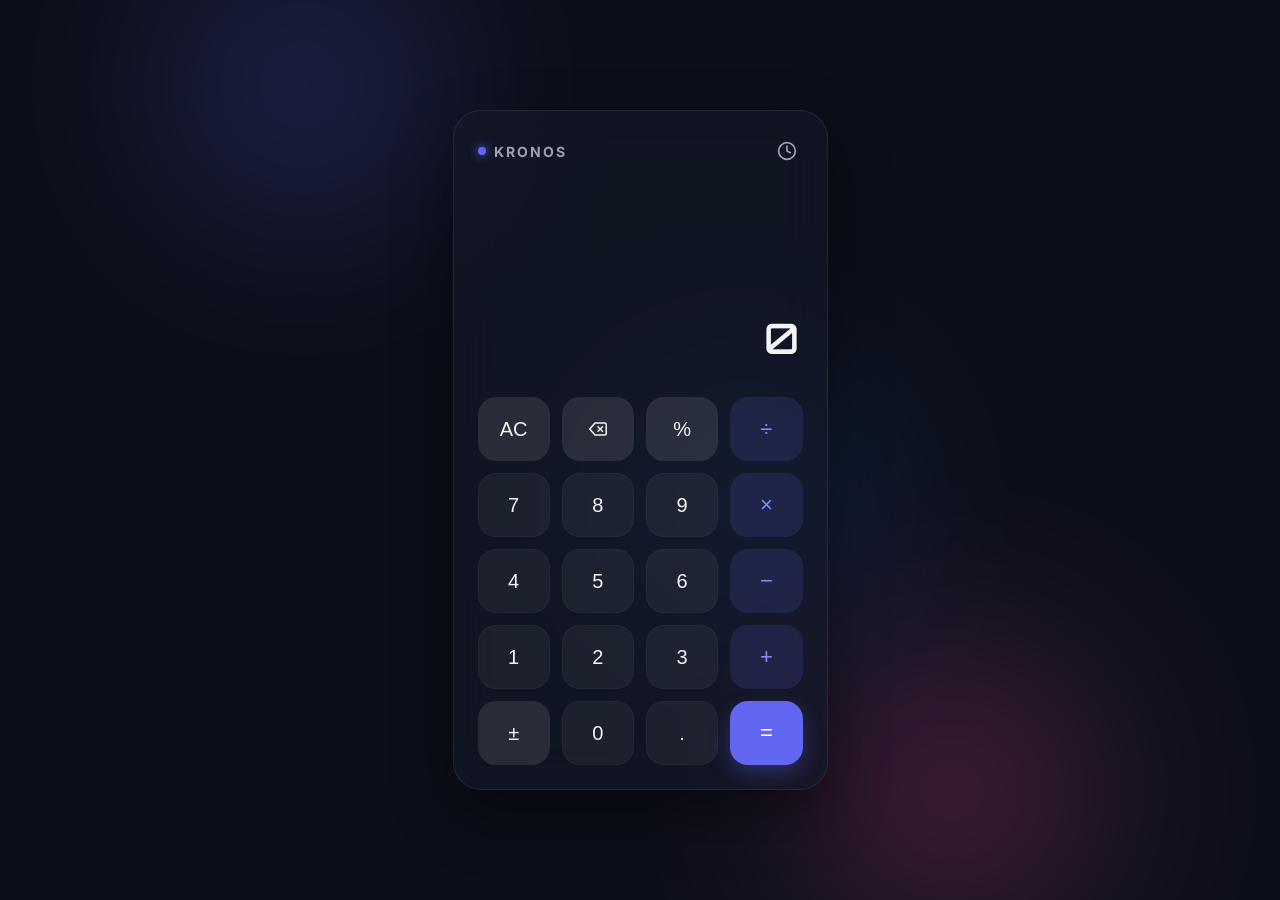
<file: CodeAlpha_basicCalculator/index.html>
<!DOCTYPE html>
<html lang="en">

<head>
  <meta charset="UTF-8">
  <meta name="viewport" content="width=device-width, initial-scale=1.0">
  <meta name="description"
    content="A premium, state-of-the-art web calculator with glassmorphic dark design, micro-animations, and full keyboard accessibility.">
  <title>Web Calculator</title>
  <!-- Google Fonts: Inter for UI, Orbitron for display -->
  <link rel="preconnect" href="https://fonts.googleapis.com">
  <link rel="preconnect" href="https://fonts.gstatic.com" crossorigin>
  <link
    href="https://fonts.googleapis.com/css2?family=Inter:wght@300;400;500;600;700&family=Orbitron:wght@500;700&display=swap"
    rel="stylesheet">
  <!-- Stylesheet -->
  <link rel="stylesheet" href="style.css">
</head>

<body>
  <div class="background-decorations">
    <div class="circle circle-1"></div>
    <div class="circle circle-2"></div>
    <div class="circle circle-3"></div>
  </div>

  <main class="calculator-container" id="calculator-app">
    <header class="calculator-header">
      <div class="brand">
        <span class="brand-dot"></span>
        <h1>KRONOS</h1>
      </div>
      <button class="history-toggle-btn" id="history-toggle-btn" aria-label="Toggle calculation history">
        <svg xmlns="http://www.w3.org/2000/svg" width="20" height="20" viewBox="0 0 24 24" fill="none"
          stroke="currentColor" stroke-width="2" stroke-linecap="round" stroke-linejoin="round">
          <circle cx="12" cy="12" r="10" />
          <polyline points="12 6 12 12 16 14" />
        </svg>
      </button>
    </header>

    <!-- Calculator Screen -->
    <section class="calculator-screen">
      <div class="expression-display" id="expression-display" aria-live="polite"></div>
      <div class="main-display" id="main-display" role="textbox" aria-readonly="true" aria-label="Current value">0</div>
    </section>

    <!-- Calculator Keyboard -->
    <section class="calculator-keypad">
      <!-- Row 1: Actions -->
      <button id="btn-clear" class="btn btn-action" data-action="clear" aria-label="Clear all">AC</button>
      <button id="btn-backspace" class="btn btn-action" data-action="backspace" aria-label="Delete last character">
        <svg xmlns="http://www.w3.org/2000/svg" width="18" height="18" viewBox="0 0 24 24" fill="none"
          stroke="currentColor" stroke-width="2" stroke-linecap="round" stroke-linejoin="round">
          <path d="M21 4H8l-7 8 7 8h13a2 2 0 0 0 2-2V6a2 2 0 0 0 -2-2z" />
          <line x1="18" y1="9" x2="12" y2="15" />
          <line x1="12" y1="9" x2="18" y2="15" />
        </svg>
      </button>
      <button id="btn-percent" class="btn btn-action" data-action="percent" aria-label="Percentage">%</button>
      <button id="btn-divide" class="btn btn-operator" data-action="operator" data-value="/"
        aria-label="Divide">÷</button>

      <!-- Row 2: Numbers & Multiplier -->
      <button id="btn-7" class="btn btn-number" data-value="7">7</button>
      <button id="btn-8" class="btn btn-number" data-value="8">8</button>
      <button id="btn-9" class="btn btn-number" data-value="9">9</button>
      <button id="btn-multiply" class="btn btn-operator" data-action="operator" data-value="*"
        aria-label="Multiply">×</button>

      <!-- Row 3: Numbers & Subtraction -->
      <button id="btn-4" class="btn btn-number" data-value="4">4</button>
      <button id="btn-5" class="btn btn-number" data-value="5">5</button>
      <button id="btn-6" class="btn btn-number" data-value="6">6</button>
      <button id="btn-subtract" class="btn btn-operator" data-action="operator" data-value="-"
        aria-label="Subtract">−</button>

      <!-- Row 4: Numbers & Addition -->
      <button id="btn-1" class="btn btn-number" data-value="1">1</button>
      <button id="btn-2" class="btn btn-number" data-value="2">2</button>
      <button id="btn-3" class="btn btn-number" data-value="3">3</button>
      <button id="btn-add" class="btn btn-operator" data-action="operator" data-value="+" aria-label="Add">+</button>

      <!-- Row 5: Decimals, Negatives & Equal -->
      <button id="btn-toggle-sign" class="btn btn-action" data-action="toggle-sign"
        aria-label="Toggle positive or negative">±</button>
      <button id="btn-0" class="btn btn-number" data-value="0">0</button>
      <button id="btn-decimal" class="btn btn-number" data-value=".">.</button>
      <button id="btn-equals" class="btn btn-equals" data-action="equals" aria-label="Equals">=</button>
    </section>

    <!-- Sliding History Panel -->
    <aside class="history-panel" id="history-panel" aria-label="Calculation history">
      <div class="history-panel-header">
        <h2>History</h2>
        <button id="btn-clear-history" class="btn-clear-history" aria-label="Clear history">Clear</button>
      </div>
      <div class="history-list" id="history-list">
        <p class="no-history-msg">No history yet</p>
      </div>
    </aside>
  </main>

  <script src="script.js"></script>
</body>

</html>
</file>
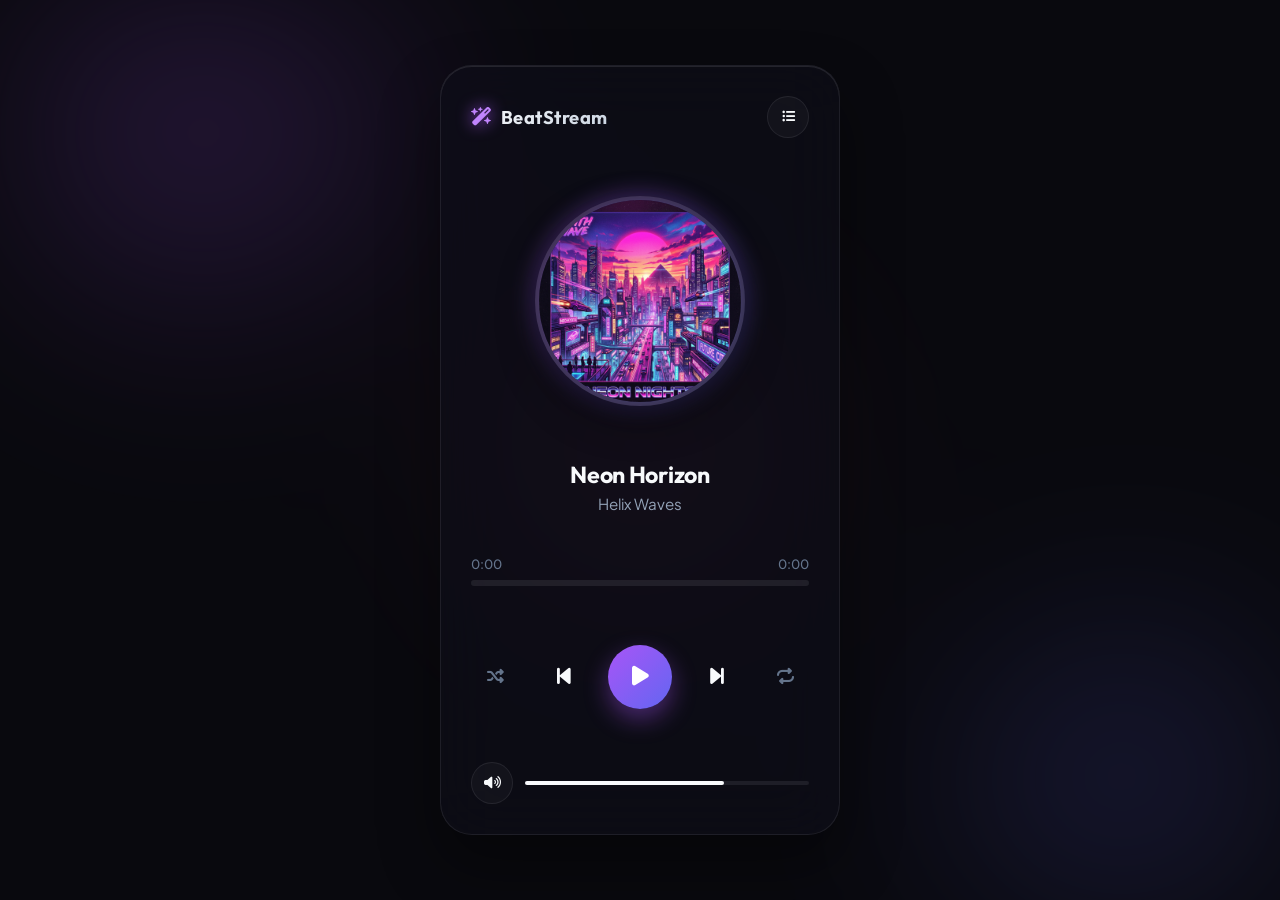
<file: CodeAlpha_MusicPlayerUsingJS/index.html>
<!DOCTYPE html>
<html lang="en">

<head>
    <meta charset="UTF-8">
    <meta name="viewport" content="width=device-width, initial-scale=1.0">
    <title>BeatStream - Music Player</title>
    <!-- Google Fonts -->
    <link rel="preconnect" href="https://fonts.googleapis.com">
    <link rel="preconnect" href="https://fonts.gstatic.com" crossorigin>
    <link
        href="https://fonts.googleapis.com/css2?family=Outfit:wght@300;400;500;600;700;800&family=Plus+Jakarta+Sans:wght@300;400;500;600;700&display=swap"
        rel="stylesheet">
    <!-- FontAwesome for Premium Icons -->
    <link rel="stylesheet" href="https://cdnjs.cloudflare.com/ajax/libs/font-awesome/6.4.0/css/all.min.css">
    <!-- Stylesheet -->
    <link rel="stylesheet" href="style.css">
</head>

<body>
    <!-- Dynamic Mesh Background Grid -->
    <div class="mesh-bg">
        <div class="circle circle-1"></div>
        <div class="circle circle-2"></div>
        <div class="circle circle-3"></div>
    </div>

    <!-- Main Application Container -->
    <div class="app-container">
        <!-- Glassmorphic Player Card -->
        <main class="player-card">
            <!-- Header bar -->
            <header class="player-header">
                <span class="logo"><i class="fa-solid fa-wand-magic-sparkles"></i> BeatStream</span>
                <button id="playlist-toggle" class="icon-btn" aria-label="Toggle Playlist">
                    <i class="fa-solid fa-list-ul"></i>
                </button>
            </header>

            <!-- Album Art & Audio Visualizer Screen -->
            <section class="display-section">
                <div class="art-container">
                    <img id="album-art" src="assets/cover1.png" alt="Album Cover" class="album-art">
                    <!-- Real-time Web Audio Visualizer Overlay -->
                    <canvas id="visualizer" width="300" height="300"></canvas>
                </div>
            </section>

            <!-- Song metadata -->
            <section class="metadata-section">
                <h1 id="song-title" class="song-title">Select a Track</h1>
                <p id="song-artist" class="song-artist">To begin listening</p>
            </section>

            <!-- Custom Progress Bar / Seek Slider -->
            <section class="progress-section">
                <div class="time-info">
                    <span id="current-time">0:00</span>
                    <span id="duration-time">0:00</span>
                </div>
                <div class="progress-slider-container">
                    <input type="range" id="progress-bar" min="0" max="100" value="0" step="0.1"
                        aria-label="Seek track">
                    <div class="progress-fill" id="progress-fill"></div>
                </div>
            </section>

            <!-- Controller Section -->
            <section class="controls-section">
                <!-- Shuffle, Prev, Play/Pause, Next, Repeat -->
                <button id="shuffle-btn" class="control-btn secondary-btn" title="Shuffle"><i
                        class="fa-solid fa-shuffle"></i></button>
                <button id="prev-btn" class="control-btn" title="Previous"><i
                        class="fa-solid fa-backward-step"></i></button>
                <button id="play-btn" class="control-btn main-play-btn" title="Play"><i
                        class="fa-solid fa-play"></i></button>
                <button id="next-btn" class="control-btn" title="Next"><i class="fa-solid fa-forward-step"></i></button>
                <button id="repeat-btn" class="control-btn secondary-btn" title="Repeat"><i
                        class="fa-solid fa-repeat"></i></button>
            </section>

            <!-- Volume Controller -->
            <section class="volume-section">
                <button id="mute-btn" class="icon-btn" aria-label="Mute"><i
                        class="fa-solid fa-volume-high"></i></button>
                <div class="volume-slider-container">
                    <input type="range" id="volume-slider" min="0" max="1" step="0.01" value="0.7" aria-label="Volume">
                    <div class="volume-fill" id="volume-fill"></div>
                </div>
            </section>
        </main>

        <!-- Playlist & Upload Drawer Panel -->
        <aside class="playlist-sidebar" id="playlist-sidebar">
            <div class="sidebar-header">
                <h2>Queue & Library</h2>
                <button id="close-sidebar" class="icon-btn" aria-label="Close Playlist"><i
                        class="fa-solid fa-xmark"></i></button>
            </div>

            <!-- Search and Upload tools -->
            <div class="sidebar-tools">
                <div class="search-box">
                    <i class="fa-solid fa-magnifying-glass"></i>
                    <input type="text" id="search-tracks" placeholder="Search track or artist...">
                </div>

                <!-- File Upload area -->
                <div class="upload-area" id="drop-zone">
                    <input type="file" id="file-upload" accept="audio/*" multiple hidden>
                    <label for="file-upload" class="upload-label">
                        <i class="fa-solid fa-cloud-arrow-up"></i>
                        <span>Drag files here or <strong>Browse</strong></span>
                    </label>
                </div>
            </div>

            <!-- Scrollable Track List -->
            <div class="track-list" id="track-list">
                <!-- Javascript will populate playlist items here -->
            </div>
        </aside>
    </div>

    <!-- Script File -->
    <script src="app.js"></script>
</body>

</html>
</file>
<file: CodeAlpha_basicCalculator/style.css>
/* Core Design System & Theme Customizations */
:root {
  --bg-primary: #0b0f19;
  --panel-bg: rgba(20, 26, 40, 0.65);
  --panel-border: rgba(255, 255, 255, 0.08);
  --panel-shadow: rgba(0, 0, 0, 0.4);
  
  /* HSL Tailored Brand Colors */
  --text-primary: #f3f4f6;
  --text-secondary: #9ca3af;
  --accent-color: #6366f1; /* Indigo */
  --accent-hover: #4f46e5;
  --accent-glow: rgba(99, 102, 241, 0.3);
  
  /* Keypad Button Colors */
  --btn-num-bg: rgba(255, 255, 255, 0.05);
  --btn-num-hover: rgba(255, 255, 255, 0.09);
  --btn-action-bg: rgba(255, 255, 255, 0.1);
  --btn-action-hover: rgba(255, 255, 255, 0.16);
  --btn-op-bg: rgba(99, 102, 241, 0.15);
  --btn-op-hover: rgba(99, 102, 241, 0.25);
  --btn-op-text: #818cf8;
  
  /* Fonts */
  --font-ui: 'Inter', sans-serif;
  --font-display: 'Orbitron', monospace;
}

/* Global Reset */
* {
  margin: 0;
  padding: 0;
  box-sizing: border-box;
}

body {
  font-family: var(--font-ui);
  background-color: var(--bg-primary);
  color: var(--text-primary);
  min-height: 100vh;
  display: flex;
  justify-content: center;
  align-items: center;
  overflow: hidden;
  position: relative;
}

/* Background Ambient Orbs */
.background-decorations {
  position: absolute;
  top: 0;
  left: 0;
  width: 100%;
  height: 100%;
  z-index: 1;
  overflow: hidden;
}

.circle {
  position: absolute;
  border-radius: 50%;
  filter: blur(100px);
  opacity: 0.45;
  animation: float 20s infinite ease-in-out;
}

.circle-1 {
  width: 350px;
  height: 350px;
  background: radial-gradient(circle, #6366f1 0%, transparent 70%);
  top: -10%;
  left: 10%;
  animation-delay: 0s;
}

.circle-2 {
  width: 400px;
  height: 400px;
  background: radial-gradient(circle, #ec4899 0%, transparent 70%);
  bottom: -10%;
  right: 10%;
  animation-delay: -5s;
}

.circle-3 {
  width: 300px;
  height: 300px;
  background: radial-gradient(circle, #3b82f6 0%, transparent 70%);
  top: 40%;
  right: 30%;
  animation-delay: -10s;
}

@keyframes float {
  0%, 100% {
    transform: translateY(0) scale(1);
  }
  50% {
    transform: translateY(-20px) scale(1.1);
  }
}

/* Main Container */
.calculator-container {
  position: relative;
  width: 375px;
  height: 680px;
  border-radius: 28px;
  background: var(--panel-bg);
  backdrop-filter: blur(24px);
  -webkit-backdrop-filter: blur(24px);
  border: 1px solid var(--panel-border);
  box-shadow: 0 24px 60px var(--panel-shadow);
  z-index: 10;
  display: flex;
  flex-direction: column;
  overflow: hidden;
  padding: 24px;
  transition: transform 0.3s ease;
}

/* Header */
.calculator-header {
  display: flex;
  justify-content: space-between;
  align-items: center;
  margin-bottom: 16px;
  z-index: 11;
}

.brand {
  display: flex;
  align-items: center;
  gap: 8px;
}

.brand-dot {
  width: 8px;
  height: 8px;
  background-color: var(--accent-color);
  border-radius: 50%;
  box-shadow: 0 0 10px var(--accent-color);
}

.brand h1 {
  font-size: 14px;
  font-weight: 700;
  letter-spacing: 2px;
  color: var(--text-secondary);
}

.history-toggle-btn {
  background: transparent;
  border: none;
  color: var(--text-secondary);
  cursor: pointer;
  padding: 6px;
  border-radius: 50%;
  transition: all 0.2s ease;
  display: flex;
  justify-content: center;
  align-items: center;
}

.history-toggle-btn:hover {
  background: rgba(255, 255, 255, 0.05);
  color: var(--text-primary);
}

/* Display Screen */
.calculator-screen {
  flex: 1;
  display: flex;
  flex-direction: column;
  justify-content: flex-end;
  align-items: flex-end;
  margin-bottom: 24px;
  padding: 10px 4px;
  text-align: right;
  word-break: break-all;
  overflow: hidden;
}

.expression-display {
  font-size: 16px;
  color: var(--text-secondary);
  min-height: 24px;
  margin-bottom: 8px;
  font-weight: 400;
  letter-spacing: 0.5px;
  transition: all 0.15s ease;
}

.main-display {
  font-family: var(--font-display);
  font-size: 42px;
  font-weight: 500;
  color: var(--text-primary);
  line-height: 1.2;
  transition: font-size 0.15s ease;
  width: 100%;
}

/* Keypad Grid */
.calculator-keypad {
  display: grid;
  grid-template-columns: repeat(4, 1fr);
  gap: 12px;
}

/* Base Button Styles */
.btn {
  border: none;
  outline: none;
  height: 64px;
  border-radius: 18px;
  font-size: 20px;
  font-weight: 500;
  cursor: pointer;
  display: flex;
  justify-content: center;
  align-items: center;
  transition: all 0.15s cubic-bezier(0.4, 0, 0.2, 1);
  user-select: none;
}

.btn:active {
  transform: scale(0.92);
}

/* Button Classes */
.btn-number {
  background-color: var(--btn-num-bg);
  color: var(--text-primary);
  border: 1px solid rgba(255, 255, 255, 0.03);
}

.btn-number:hover {
  background-color: var(--btn-num-hover);
}

.btn-action {
  background-color: var(--btn-action-bg);
  color: var(--text-primary);
}

.btn-action:hover {
  background-color: var(--btn-action-hover);
}

.btn-operator {
  background-color: var(--btn-op-bg);
  color: var(--btn-op-text);
  font-size: 22px;
}

.btn-operator:hover {
  background-color: var(--btn-op-hover);
}

.btn-equals {
  background-color: var(--accent-color);
  color: #ffffff;
  font-size: 22px;
  box-shadow: 0 8px 20px var(--accent-glow);
}

.btn-equals:hover {
  background-color: var(--accent-hover);
  box-shadow: 0 8px 24px rgba(99, 102, 241, 0.45);
}

/* Active State for Keyboard triggers */
.btn.active-press {
  transform: scale(0.92);
  filter: brightness(1.2);
}

/* Sliding History Panel */
.history-panel {
  position: absolute;
  top: 0;
  right: -100%;
  width: 100%;
  height: 100%;
  background: rgba(11, 15, 25, 0.95);
  backdrop-filter: blur(28px);
  -webkit-backdrop-filter: blur(28px);
  z-index: 100;
  padding: 24px;
  display: flex;
  flex-direction: column;
  transition: right 0.35s cubic-bezier(0.4, 0, 0.2, 1);
  border-radius: 28px;
}

.history-panel.open {
  right: 0;
}

.history-panel-header {
  display: flex;
  justify-content: space-between;
  align-items: center;
  margin-bottom: 20px;
  border-bottom: 1px solid rgba(255, 255, 255, 0.1);
  padding-bottom: 12px;
}

.history-panel-header h2 {
  font-size: 18px;
  font-weight: 600;
}

.btn-clear-history {
  background: transparent;
  border: none;
  color: #f43f5e;
  cursor: pointer;
  font-size: 14px;
  font-weight: 500;
  padding: 4px 8px;
  border-radius: 6px;
  transition: background 0.2s;
}

.btn-clear-history:hover {
  background: rgba(244, 63, 94, 0.1);
}

.history-list {
  flex: 1;
  overflow-y: auto;
  padding-right: 4px;
}

.history-item {
  display: flex;
  flex-direction: column;
  align-items: flex-end;
  padding: 12px 0;
  border-bottom: 1px solid rgba(255, 255, 255, 0.05);
  cursor: pointer;
  transition: background 0.15s;
}

.history-item:hover {
  background: rgba(255, 255, 255, 0.02);
}

.history-item-expr {
  font-size: 13px;
  color: var(--text-secondary);
  margin-bottom: 4px;
}

.history-item-result {
  font-family: var(--font-display);
  font-size: 18px;
  color: var(--text-primary);
}

.no-history-msg {
  color: var(--text-secondary);
  text-align: center;
  margin-top: 40px;
  font-size: 14px;
}

/* Custom Scrollbar for history list */
.history-list::-webkit-scrollbar {
  width: 4px;
}

.history-list::-webkit-scrollbar-track {
  background: transparent;
}

.history-list::-webkit-scrollbar-thumb {
  background: rgba(255, 255, 255, 0.1);
  border-radius: 2px;
}

.history-list::-webkit-scrollbar-thumb:hover {
  background: rgba(255, 255, 255, 0.2);
}

/* Responsiveness for desktop scaling */
@media (max-width: 400px) {
  body {
    padding: 12px;
  }
  .calculator-container {
    width: 100%;
    height: 100vh;
    border-radius: 0;
  }
  .history-panel {
    border-radius: 0;
  }
}
</file>
<file: CodeAlpha_MusicPlayerUsingJS/style.css>
/* Define modern CSS variables and color system */
:root {
    --primary-font: 'Plus Jakarta Sans', sans-serif;
    --heading-font: 'Outfit', sans-serif;
    
    /* Sleek Dark Mode Palette */
    --bg-dark: #09090e;
    --accent: #a855f7; /* Purple */
    --accent-light: #c084fc;
    --accent-grad: linear-gradient(135deg, #a855f7 0%, #6366f1 100%);
    --accent-glow: rgba(168, 85, 247, 0.4);
    
    /* Glassmorphism settings */
    --glass-bg: rgba(255, 255, 255, 0.03);
    --glass-border: rgba(255, 255, 255, 0.08);
    --glass-border-hover: rgba(255, 255, 255, 0.15);
    
    /* Text colors */
    --text-primary: #f8fafc;
    --text-secondary: #94a3b8;
    --text-muted: #64748b;
    
    /* Transitions */
    --transition: all 0.35s cubic-bezier(0.4, 0, 0.2, 1);
}

/* Reset and Base Styles */
* {
    margin: 0;
    padding: 0;
    box-sizing: border-box;
    -webkit-tap-highlight-color: transparent;
}

body {
    background-color: var(--bg-dark);
    color: var(--text-primary);
    font-family: var(--primary-font);
    min-height: 100vh;
    overflow: hidden;
    display: flex;
    justify-content: center;
    align-items: center;
    position: relative;
}

/* Animated Mesh Background */
.mesh-bg {
    position: absolute;
    top: 0;
    left: 0;
    width: 100%;
    height: 100%;
    z-index: 0;
    overflow: hidden;
    filter: blur(100px);
    opacity: 0.6;
    pointer-events: none;
}

.circle {
    position: absolute;
    border-radius: 50%;
    mix-blend-mode: screen;
}

.circle-1 {
    width: 600px;
    height: 600px;
    background: radial-gradient(circle, rgba(168,85,247,0.4) 0%, rgba(99,102,241,0) 70%);
    top: -200px;
    left: -100px;
    animation: drift 25s infinite alternate ease-in-out;
}

.circle-2 {
    width: 500px;
    height: 500px;
    background: radial-gradient(circle, rgba(99,102,241,0.4) 0%, rgba(236,72,153,0) 70%);
    bottom: -150px;
    right: -100px;
    animation: drift 20s infinite alternate-reverse ease-in-out;
}

.circle-3 {
    width: 400px;
    height: 400px;
    background: radial-gradient(circle, rgba(236,72,153,0.3) 0%, rgba(168,85,247,0) 70%);
    top: 50%;
    left: 50%;
    transform: translate(-50%, -50%);
    animation: drift 30s infinite alternate ease-in-out;
}

@keyframes drift {
    0% { transform: translate(-10%, -10%) scale(1); }
    50% { transform: translate(10%, 15%) scale(1.1); }
    100% { transform: translate(-5%, -5%) scale(0.9); }
}

/* Main Application Container */
.app-container {
    width: 100%;
    max-width: 440px;
    height: 90vh;
    max-height: 820px;
    display: flex;
    position: relative;
    z-index: 10;
    padding: 20px;
}

/* Glassmorphic Player Card */
.player-card {
    flex: 1;
    background: rgba(15, 15, 25, 0.65);
    backdrop-filter: blur(30px);
    -webkit-backdrop-filter: blur(30px);
    border: 1px solid var(--glass-border);
    border-radius: 32px;
    padding: 30px;
    display: flex;
    flex-direction: column;
    justify-content: space-between;
    box-shadow: 0 30px 60px rgba(0, 0, 0, 0.4),
                inset 0 1px 0 rgba(255, 255, 255, 0.1);
    position: relative;
    overflow: hidden;
    transition: var(--transition);
}

.player-card:hover {
    border-color: var(--glass-border-hover);
    box-shadow: 0 30px 70px rgba(168, 85, 247, 0.1), 0 30px 60px rgba(0, 0, 0, 0.4);
}

/* Header styling */
.player-header {
    display: flex;
    justify-content: space-between;
    align-items: center;
    margin-bottom: 20px;
}

.logo {
    font-family: var(--heading-font);
    font-weight: 700;
    font-size: 1.15rem;
    letter-spacing: 0.5px;
    background: linear-gradient(135deg, #f8fafc 0%, #cbd5e1 100%);
    -webkit-background-clip: text;
    -webkit-text-fill-color: transparent;
    display: flex;
    align-items: center;
    gap: 8px;
}

.logo i {
    color: var(--accent-light);
    -webkit-text-fill-color: initial;
    filter: drop-shadow(0 0 8px var(--accent));
}

/* Icon Buttons standard styling */
.icon-btn {
    background: var(--glass-bg);
    border: 1px solid var(--glass-border);
    color: var(--text-primary);
    width: 42px;
    height: 42px;
    border-radius: 50%;
    cursor: pointer;
    display: flex;
    justify-content: center;
    align-items: center;
    transition: var(--transition);
}

.icon-btn:hover {
    background: rgba(255, 255, 255, 0.1);
    border-color: var(--glass-border-hover);
    transform: scale(1.05);
    color: var(--accent-light);
}

/* Display / Visualizer Section */
.display-section {
    display: flex;
    justify-content: center;
    align-items: center;
    margin: 10px 0;
    position: relative;
}

.art-container {
    width: 210px;
    height: 210px;
    position: relative;
    border-radius: 50%;
    box-shadow: 0 15px 35px rgba(0, 0, 0, 0.5);
    display: flex;
    justify-content: center;
    align-items: center;
}

.art-container::after {
    content: '';
    position: absolute;
    top: -5px;
    left: -5px;
    right: -5px;
    bottom: -5px;
    border-radius: 50%;
    background: var(--accent-grad);
    z-index: -1;
    opacity: 0.3;
    filter: blur(10px);
}

.album-art {
    width: 100%;
    height: 100%;
    object-fit: cover;
    border-radius: 50%;
    border: 4px solid rgba(255, 255, 255, 0.1);
    transition: transform 0.5s ease;
}

.album-art.playing {
    animation: rotateArt 25s linear infinite;
}

@keyframes rotateArt {
    from { transform: rotate(0deg); }
    to { transform: rotate(360deg); }
}

/* Real-time Canvas overlay */
#visualizer {
    position: absolute;
    top: 50%;
    left: 50%;
    transform: translate(-50%, -50%);
    pointer-events: none;
    width: 250px;
    height: 250px;
    z-index: 2;
}

/* Metadata section */
.metadata-section {
    text-align: center;
    margin: 15px 0;
}

.song-title {
    font-family: var(--heading-font);
    font-weight: 700;
    font-size: 1.45rem;
    margin-bottom: 5px;
    white-space: nowrap;
    overflow: hidden;
    text-overflow: ellipsis;
    letter-spacing: -0.3px;
}

.song-artist {
    font-size: 0.95rem;
    color: var(--text-secondary);
    white-space: nowrap;
    overflow: hidden;
    text-overflow: ellipsis;
}

/* Progress / Seek section */
.progress-section {
    margin-bottom: 15px;
}

.time-info {
    display: flex;
    justify-content: space-between;
    font-size: 0.8rem;
    color: var(--text-muted);
    margin-bottom: 8px;
    font-weight: 500;
}

.progress-slider-container {
    position: relative;
    width: 100%;
    height: 6px;
    background: rgba(255, 255, 255, 0.08);
    border-radius: 10px;
    cursor: pointer;
}

#progress-bar {
    position: absolute;
    top: 0;
    left: 0;
    width: 100%;
    height: 100%;
    opacity: 0;
    cursor: pointer;
    z-index: 10;
    margin: 0;
}

.progress-fill {
    height: 100%;
    width: 0%;
    background: var(--accent-grad);
    border-radius: 10px;
    position: relative;
    box-shadow: 0 0 10px var(--accent-glow);
}

.progress-fill::after {
    content: '';
    position: absolute;
    right: -4px;
    top: 50%;
    transform: translateY(-50%) scale(0);
    width: 12px;
    height: 12px;
    border-radius: 50%;
    background: var(--text-primary);
    box-shadow: 0 0 10px var(--accent);
    transition: transform 0.2s ease;
}

.progress-slider-container:hover .progress-fill::after {
    transform: translateY(-50%) scale(1);
}

/* Controls section */
.controls-section {
    display: flex;
    justify-content: space-between;
    align-items: center;
    margin: 15px 0;
}

.control-btn {
    background: none;
    border: none;
    color: var(--text-primary);
    font-size: 1.35rem;
    cursor: pointer;
    transition: var(--transition);
    display: flex;
    justify-content: center;
    align-items: center;
    width: 48px;
    height: 48px;
    border-radius: 50%;
}

.control-btn:hover {
    color: var(--accent-light);
    transform: scale(1.1);
}

.secondary-btn {
    color: var(--text-muted);
    font-size: 1.05rem;
}

.secondary-btn.active {
    color: var(--accent-light);
    text-shadow: 0 0 8px var(--accent-glow);
}

.main-play-btn {
    background: var(--accent-grad);
    color: white;
    font-size: 1.4rem;
    width: 64px;
    height: 64px;
    border-radius: 50%;
    box-shadow: 0 10px 25px var(--accent-glow);
}

.main-play-btn:hover {
    transform: scale(1.08);
    box-shadow: 0 12px 30px rgba(168, 85, 247, 0.6);
    color: white;
}

/* Volume control section */
.volume-section {
    display: flex;
    align-items: center;
    gap: 12px;
    margin-top: 10px;
}

.volume-slider-container {
    flex: 1;
    position: relative;
    height: 4px;
    background: rgba(255, 255, 255, 0.08);
    border-radius: 10px;
}

#volume-slider {
    position: absolute;
    top: 0;
    left: 0;
    width: 100%;
    height: 100%;
    opacity: 0;
    cursor: pointer;
    z-index: 10;
    margin: 0;
}

.volume-fill {
    height: 100%;
    width: 70%;
    background: var(--text-primary);
    border-radius: 10px;
    transition: width 0.1s ease;
}

.volume-slider-container:hover .volume-fill {
    background: var(--accent-light);
}

/* Playlist Sidebar panel drawer */
.playlist-sidebar {
    position: absolute;
    top: 20px;
    right: 20px;
    bottom: 20px;
    width: calc(100% - 40px);
    background: rgba(10, 10, 18, 0.95);
    backdrop-filter: blur(35px);
    -webkit-backdrop-filter: blur(35px);
    border: 1px solid var(--glass-border);
    border-radius: 32px;
    padding: 30px;
    display: flex;
    flex-direction: column;
    z-index: 100;
    transform: translateX(110%);
    opacity: 0;
    transition: transform 0.45s cubic-bezier(0.4, 0, 0.2, 1),
                opacity 0.45s cubic-bezier(0.4, 0, 0.2, 1);
    box-shadow: -20px 0 50px rgba(0, 0, 0, 0.5);
}

.playlist-sidebar.open {
    transform: translateX(0);
    opacity: 1;
}

.sidebar-header {
    display: flex;
    justify-content: space-between;
    align-items: center;
    margin-bottom: 20px;
}

.sidebar-header h2 {
    font-family: var(--heading-font);
    font-size: 1.35rem;
    font-weight: 700;
}

.sidebar-tools {
    display: flex;
    flex-direction: column;
    gap: 15px;
    margin-bottom: 20px;
}

/* Search Box design */
.search-box {
    background: rgba(255, 255, 255, 0.04);
    border: 1px solid var(--glass-border);
    border-radius: 14px;
    display: flex;
    align-items: center;
    padding: 0 15px;
    height: 46px;
    transition: var(--transition);
}

.search-box:focus-within {
    border-color: var(--accent-light);
    background: rgba(255, 255, 255, 0.08);
}

.search-box i {
    color: var(--text-muted);
    margin-right: 10px;
}

.search-box input {
    background: none;
    border: none;
    color: var(--text-primary);
    width: 100%;
    height: 100%;
    outline: none;
    font-family: var(--primary-font);
    font-size: 0.9rem;
}

/* File Upload drag-and-drop design */
.upload-area {
    border: 2px dashed rgba(255, 255, 255, 0.12);
    border-radius: 14px;
    padding: 15px;
    text-align: center;
    cursor: pointer;
    transition: var(--transition);
}

.upload-area:hover, .upload-area.dragover {
    border-color: var(--accent-light);
    background: rgba(168, 85, 247, 0.05);
}

.upload-label {
    display: flex;
    flex-direction: column;
    align-items: center;
    gap: 6px;
    cursor: pointer;
    color: var(--text-secondary);
    font-size: 0.8rem;
}

.upload-label i {
    font-size: 1.4rem;
    color: var(--accent-light);
    margin-bottom: 2px;
}

.upload-label strong {
    color: var(--accent-light);
}

/* Track list container */
.track-list {
    flex: 1;
    overflow-y: auto;
    padding-right: 5px;
}

/* Custom Scrollbar for track list */
.track-list::-webkit-scrollbar {
    width: 4px;
}

.track-list::-webkit-scrollbar-track {
    background: transparent;
}

.track-list::-webkit-scrollbar-thumb {
    background: rgba(255, 255, 255, 0.1);
    border-radius: 10px;
}

.track-list::-webkit-scrollbar-thumb:hover {
    background: rgba(255, 255, 255, 0.2);
}

/* Individual playlist item styling */
.track-item {
    display: flex;
    align-items: center;
    gap: 15px;
    padding: 12px;
    border-radius: 16px;
    cursor: pointer;
    margin-bottom: 8px;
    transition: var(--transition);
    border: 1px solid transparent;
}

.track-item:hover {
    background: rgba(255, 255, 255, 0.04);
}

.track-item.active {
    background: rgba(168, 85, 247, 0.08);
    border-color: rgba(168, 85, 247, 0.2);
}

.track-item-img {
    width: 42px;
    height: 42px;
    border-radius: 8px;
    object-fit: cover;
}

.track-item-info {
    flex: 1;
    min-width: 0;
}

.track-item-title {
    font-weight: 600;
    font-size: 0.88rem;
    white-space: nowrap;
    overflow: hidden;
    text-overflow: ellipsis;
    margin-bottom: 2px;
}

.track-item-artist {
    font-size: 0.78rem;
    color: var(--text-secondary);
    white-space: nowrap;
    overflow: hidden;
    text-overflow: ellipsis;
}

.track-item-duration {
    font-size: 0.78rem;
    color: var(--text-muted);
}

.track-item.active .track-item-title {
    color: var(--accent-light);
}

/* Audio wave animation inside active playlist item */
.wave-icon {
    display: none;
    align-items: flex-end;
    gap: 2px;
    width: 14px;
    height: 12px;
}

.track-item.active.playing-state .wave-icon {
    display: flex;
}

.track-item.active.playing-state .track-item-duration {
    display: none;
}

.wave-bar {
    width: 2px;
    height: 100%;
    background-color: var(--accent-light);
    border-radius: 1px;
    animation: waveJump 1.2s infinite ease-in-out alternate;
}

.wave-bar:nth-child(2) { animation-delay: -0.4s; }
.wave-bar:nth-child(3) { animation-delay: -0.8s; }

@keyframes waveJump {
    0% { height: 20%; }
    100% { height: 100%; }
}
</file>
